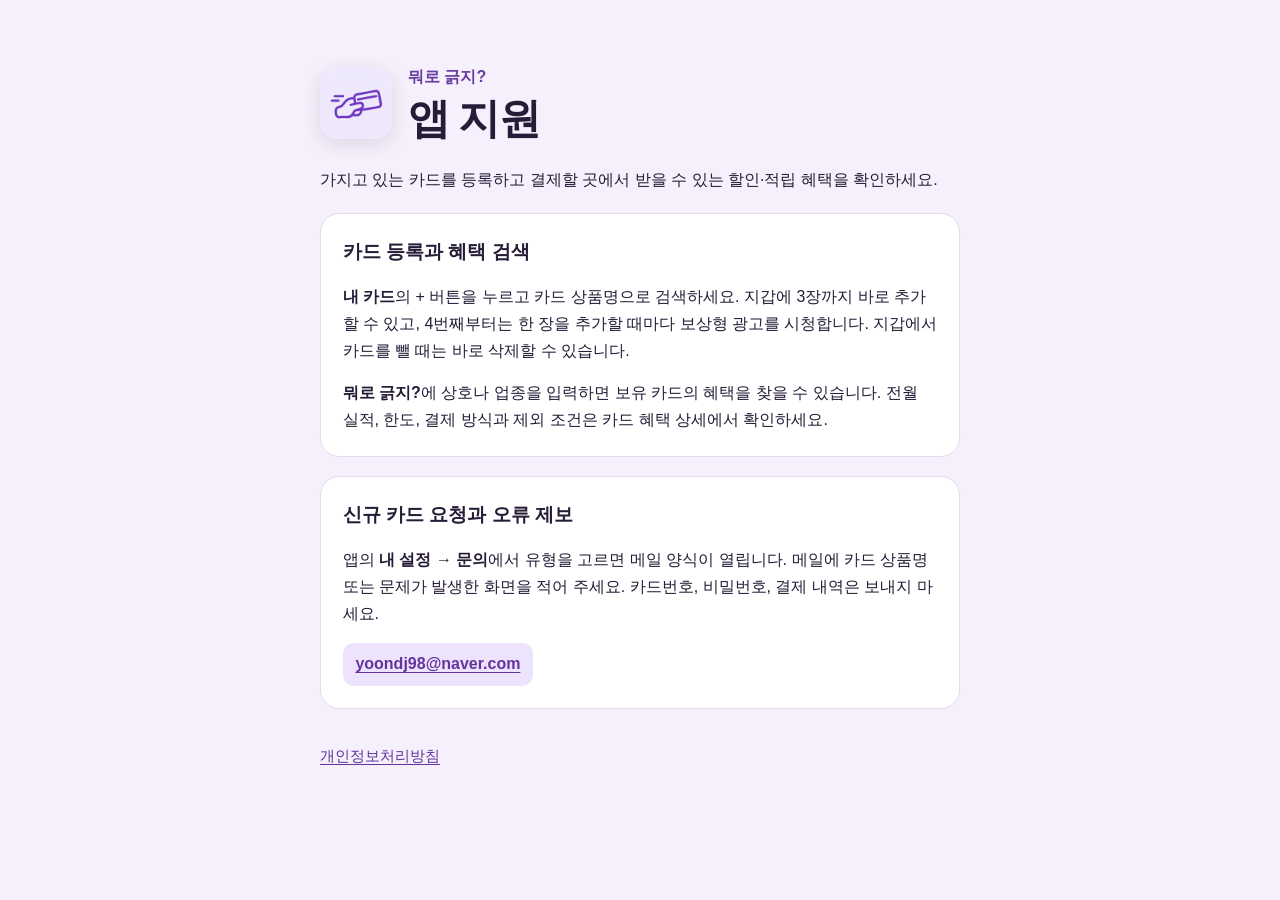
<file: index.html>
<!doctype html>
<html lang="ko">
<head>
  <meta charset="utf-8">
  <meta name="viewport" content="width=device-width, initial-scale=1">
  <meta name="description" content="‘뭐로 긁지?’ 앱 지원. 카드 등록, 혜택 검색, 오류 제보와 개인정보처리방침을 확인하세요.">
  <title>뭐로 긁지? 지원</title>
  <link rel="icon" href="/app-icon.png">
  <link rel="stylesheet" href="/styles.css">
</head>
<body>
  <main>
    <header>
      <img src="/app-icon.png" width="72" height="72" alt="">
      <div><p class="app">뭐로 긁지?</p><h1>앱 지원</h1></div>
    </header>
    <p>가지고 있는 카드를 등록하고 결제할 곳에서 받을 수 있는 할인·적립 혜택을 확인하세요.</p>
    <section>
      <h2>카드 등록과 혜택 검색</h2>
      <p><strong>내 카드</strong>의 + 버튼을 누르고 카드 상품명으로 검색하세요. 지갑에 3장까지 바로 추가할 수 있고, 4번째부터는 한 장을 추가할 때마다 보상형 광고를 시청합니다. 지갑에서 카드를 뺄 때는 바로 삭제할 수 있습니다.</p>
      <p><strong>뭐로 긁지?</strong>에 상호나 업종을 입력하면 보유 카드의 혜택을 찾을 수 있습니다. 전월 실적, 한도, 결제 방식과 제외 조건은 카드 혜택 상세에서 확인하세요.</p>
    </section>
    <section>
      <h2>신규 카드 요청과 오류 제보</h2>
      <p>앱의 <strong>내 설정 → 문의</strong>에서 유형을 고르면 메일 양식이 열립니다. 메일에 카드 상품명 또는 문제가 발생한 화면을 적어 주세요. 카드번호, 비밀번호, 결제 내역은 보내지 마세요.</p>
      <a class="action" href="mailto:yoondj98@naver.com?subject=%5B%EB%AD%90%EB%A1%9C%20%EA%B8%81%EC%A7%80%3F%5D%20%EB%AC%B8%EC%9D%98">yoondj98@naver.com</a>
    </section>
    <footer><a href="/privacy.html">개인정보처리방침</a></footer>
  </main>
</body>
</html>
</file>
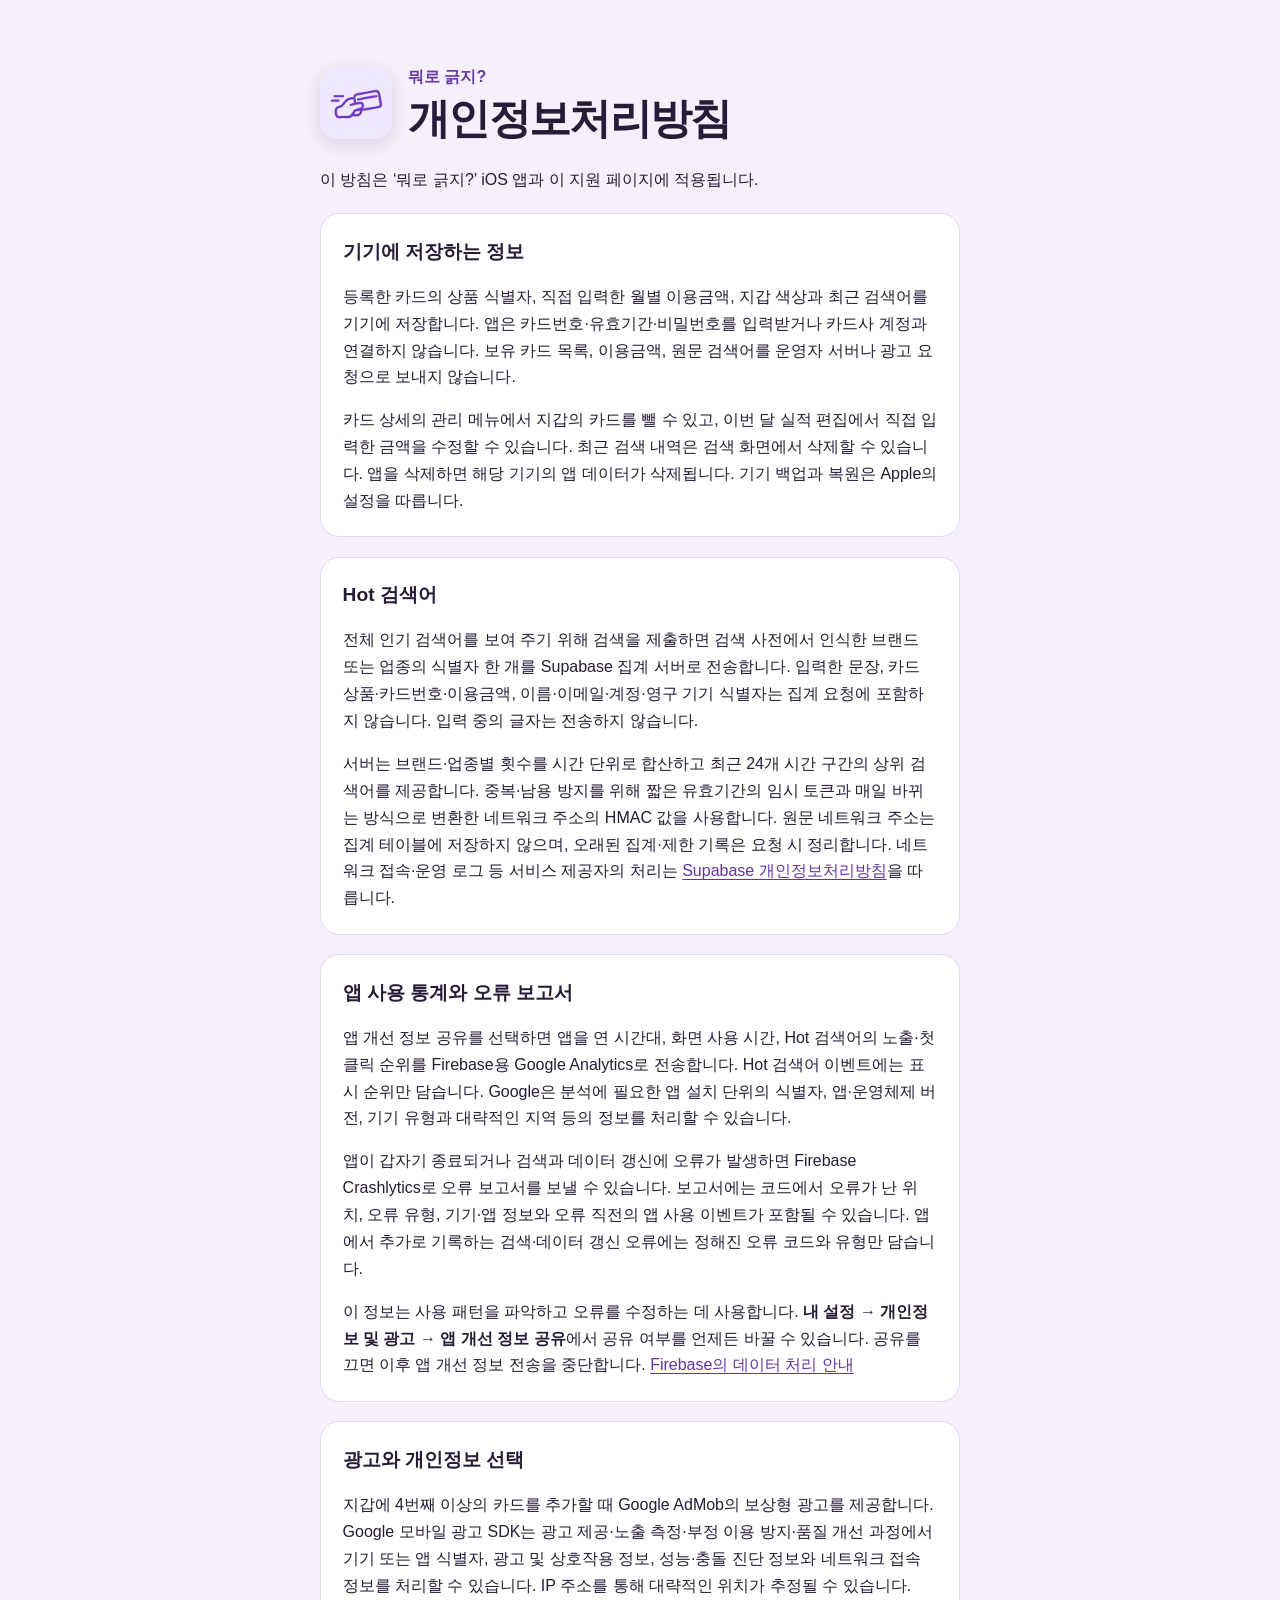
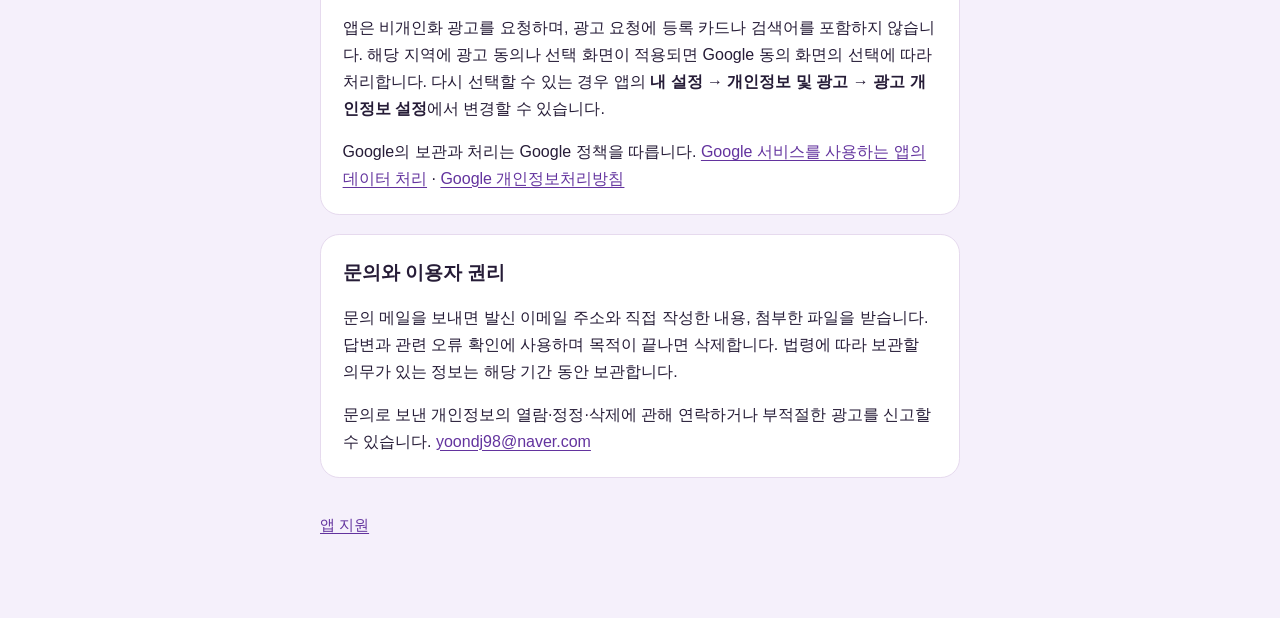
<file: privacy.html>
<!doctype html>
<html lang="ko">
<head>
  <meta charset="utf-8">
  <meta name="viewport" content="width=device-width, initial-scale=1">
  <meta name="description" content="‘뭐로 긁지?’ iOS 앱의 기기 저장, 앱 사용 통계와 오류 보고서, Google 광고와 이용자 선택을 안내합니다.">
  <title>뭐로 긁지? 개인정보처리방침</title>
  <link rel="icon" href="/app-icon.png">
  <link rel="stylesheet" href="/styles.css">
</head>
<body>
  <main>
    <header>
      <img src="/app-icon.png" width="72" height="72" alt="">
      <div><p class="app">뭐로 긁지?</p><h1>개인정보처리방침</h1></div>
    </header>
    <p>이 방침은 ‘뭐로 긁지?’ iOS 앱과 이 지원 페이지에 적용됩니다.</p>
    <section>
      <h2>기기에 저장하는 정보</h2>
      <p>등록한 카드의 상품 식별자, 직접 입력한 월별 이용금액, 지갑 색상과 최근 검색어를 기기에 저장합니다. 앱은 카드번호·유효기간·비밀번호를 입력받거나 카드사 계정과 연결하지 않습니다. 보유 카드 목록, 이용금액, 원문 검색어를 운영자 서버나 광고 요청으로 보내지 않습니다.</p>
      <p>카드 상세의 관리 메뉴에서 지갑의 카드를 뺄 수 있고, 이번 달 실적 편집에서 직접 입력한 금액을 수정할 수 있습니다. 최근 검색 내역은 검색 화면에서 삭제할 수 있습니다. 앱을 삭제하면 해당 기기의 앱 데이터가 삭제됩니다. 기기 백업과 복원은 Apple의 설정을 따릅니다.</p>
    </section>
    <section>
      <h2>Hot 검색어</h2>
      <p>전체 인기 검색어를 보여 주기 위해 검색을 제출하면 검색 사전에서 인식한 브랜드 또는 업종의 식별자 한 개를 Supabase 집계 서버로 전송합니다. 입력한 문장, 카드 상품·카드번호·이용금액, 이름·이메일·계정·영구 기기 식별자는 집계 요청에 포함하지 않습니다. 입력 중의 글자는 전송하지 않습니다.</p>
      <p>서버는 브랜드·업종별 횟수를 시간 단위로 합산하고 최근 24개 시간 구간의 상위 검색어를 제공합니다. 중복·남용 방지를 위해 짧은 유효기간의 임시 토큰과 매일 바뀌는 방식으로 변환한 네트워크 주소의 HMAC 값을 사용합니다. 원문 네트워크 주소는 집계 테이블에 저장하지 않으며, 오래된 집계·제한 기록은 요청 시 정리합니다. 네트워크 접속·운영 로그 등 서비스 제공자의 처리는 <a href="https://supabase.com/privacy">Supabase 개인정보처리방침</a>을 따릅니다.</p>
    </section>
    <section>
      <h2>앱 사용 통계와 오류 보고서</h2>
      <p>앱 개선 정보 공유를 선택하면 앱을 연 시간대, 화면 사용 시간, Hot 검색어의 노출·첫 클릭 순위를 Firebase용 Google Analytics로 전송합니다. Hot 검색어 이벤트에는 표시 순위만 담습니다. Google은 분석에 필요한 앱 설치 단위의 식별자, 앱·운영체제 버전, 기기 유형과 대략적인 지역 등의 정보를 처리할 수 있습니다.</p>
      <p>앱이 갑자기 종료되거나 검색과 데이터 갱신에 오류가 발생하면 Firebase Crashlytics로 오류 보고서를 보낼 수 있습니다. 보고서에는 코드에서 오류가 난 위치, 오류 유형, 기기·앱 정보와 오류 직전의 앱 사용 이벤트가 포함될 수 있습니다. 앱에서 추가로 기록하는 검색·데이터 갱신 오류에는 정해진 오류 코드와 유형만 담습니다.</p>
      <p>이 정보는 사용 패턴을 파악하고 오류를 수정하는 데 사용합니다. <strong>내 설정 → 개인정보 및 광고 → 앱 개선 정보 공유</strong>에서 공유 여부를 언제든 바꿀 수 있습니다. 공유를 끄면 이후 앱 개선 정보 전송을 중단합니다. <a href="https://firebase.google.com/support/privacy?hl=ko">Firebase의 데이터 처리 안내</a></p>
    </section>
    <section>
      <h2>광고와 개인정보 선택</h2>
      <p>지갑에 4번째 이상의 카드를 추가할 때 Google AdMob의 보상형 광고를 제공합니다. Google 모바일 광고 SDK는 광고 제공·노출 측정·부정 이용 방지·품질 개선 과정에서 기기 또는 앱 식별자, 광고 및 상호작용 정보, 성능·충돌 진단 정보와 네트워크 접속 정보를 처리할 수 있습니다. IP 주소를 통해 대략적인 위치가 추정될 수 있습니다.</p>
      <p>앱은 비개인화 광고를 요청하며, 광고 요청에 등록 카드나 검색어를 포함하지 않습니다. 해당 지역에 광고 동의나 선택 화면이 적용되면 Google 동의 화면의 선택에 따라 처리합니다. 다시 선택할 수 있는 경우 앱의 <strong>내 설정 → 개인정보 및 광고 → 광고 개인정보 설정</strong>에서 변경할 수 있습니다.</p>
      <p>Google의 보관과 처리는 Google 정책을 따릅니다. <a href="https://policies.google.com/technologies/partner-sites?hl=ko">Google 서비스를 사용하는 앱의 데이터 처리</a> · <a href="https://policies.google.com/privacy?hl=ko">Google 개인정보처리방침</a></p>
    </section>
    <section>
      <h2>문의와 이용자 권리</h2>
      <p>문의 메일을 보내면 발신 이메일 주소와 직접 작성한 내용, 첨부한 파일을 받습니다. 답변과 관련 오류 확인에 사용하며 목적이 끝나면 삭제합니다. 법령에 따라 보관할 의무가 있는 정보는 해당 기간 동안 보관합니다.</p>
      <p>문의로 보낸 개인정보의 열람·정정·삭제에 관해 연락하거나 부적절한 광고를 신고할 수 있습니다. <a href="mailto:yoondj98@naver.com">yoondj98@naver.com</a></p>
    </section>
    <footer><a href="/">앱 지원</a></footer>
  </main>
</body>
</html>
</file>
<file: styles.css>
:root {
  color-scheme: light;
  font-family: -apple-system, BlinkMacSystemFont, "Apple SD Gothic Neo", "Malgun Gothic", sans-serif;
  color: #261c37;
  background: #f5f0fb;
  line-height: 1.68;
}
* { box-sizing: border-box; }
body { margin: 0; }
main {
  max-width: 46rem;
  margin: 0 auto;
  padding: clamp(1.4rem, 6vw, 4rem) clamp(1rem, 5vw, 3rem);
}
header { display: flex; align-items: center; gap: 1rem; margin-bottom: 1.5rem; }
header img { border-radius: 18px; box-shadow: 0 5px 18px #3f246122; flex: none; }
.app { color: #673da4; font-weight: 700; margin: 0; }
h1 { font-size: clamp(1.65rem, 5vw, 2.6rem); line-height: 1.15; margin: .1em 0 0; letter-spacing: -.04em; }
h2 { font-size: 1.2rem; margin: 0; }
section {
  border: 1px solid #e6daee;
  border-radius: 1.2rem;
  background: #fff;
  padding: 1.35rem;
  margin: 1.2rem 0;
}
section p:last-child { margin-bottom: 0; }
a { color: #63339e; overflow-wrap: anywhere; text-underline-offset: .18em; }
a:focus-visible { outline: 3px solid #ad82ec; outline-offset: .25em; }
.action { display: inline-block; padding: .5rem .8rem; border-radius: .65rem; background: #eee3fc; font-weight: 650; }
footer { padding-block: 1rem; font-size: .92rem; }
</file>
